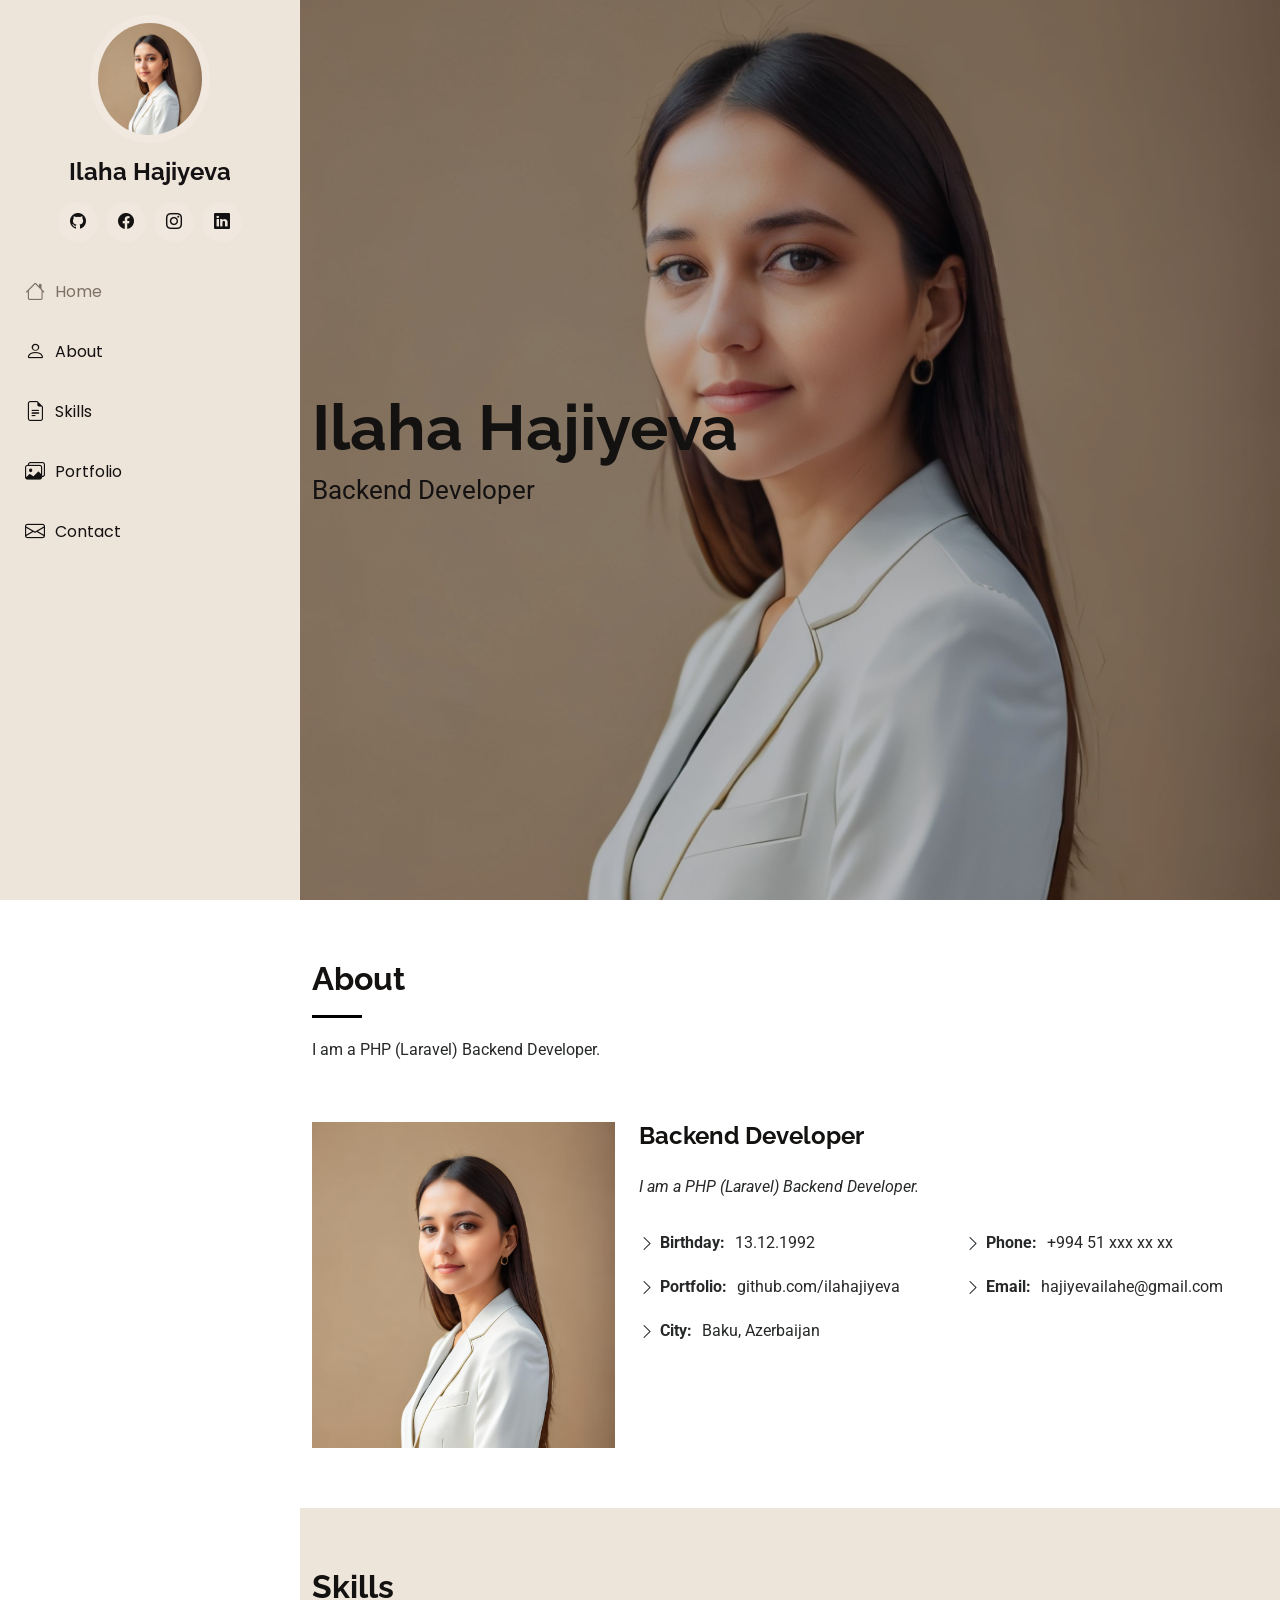
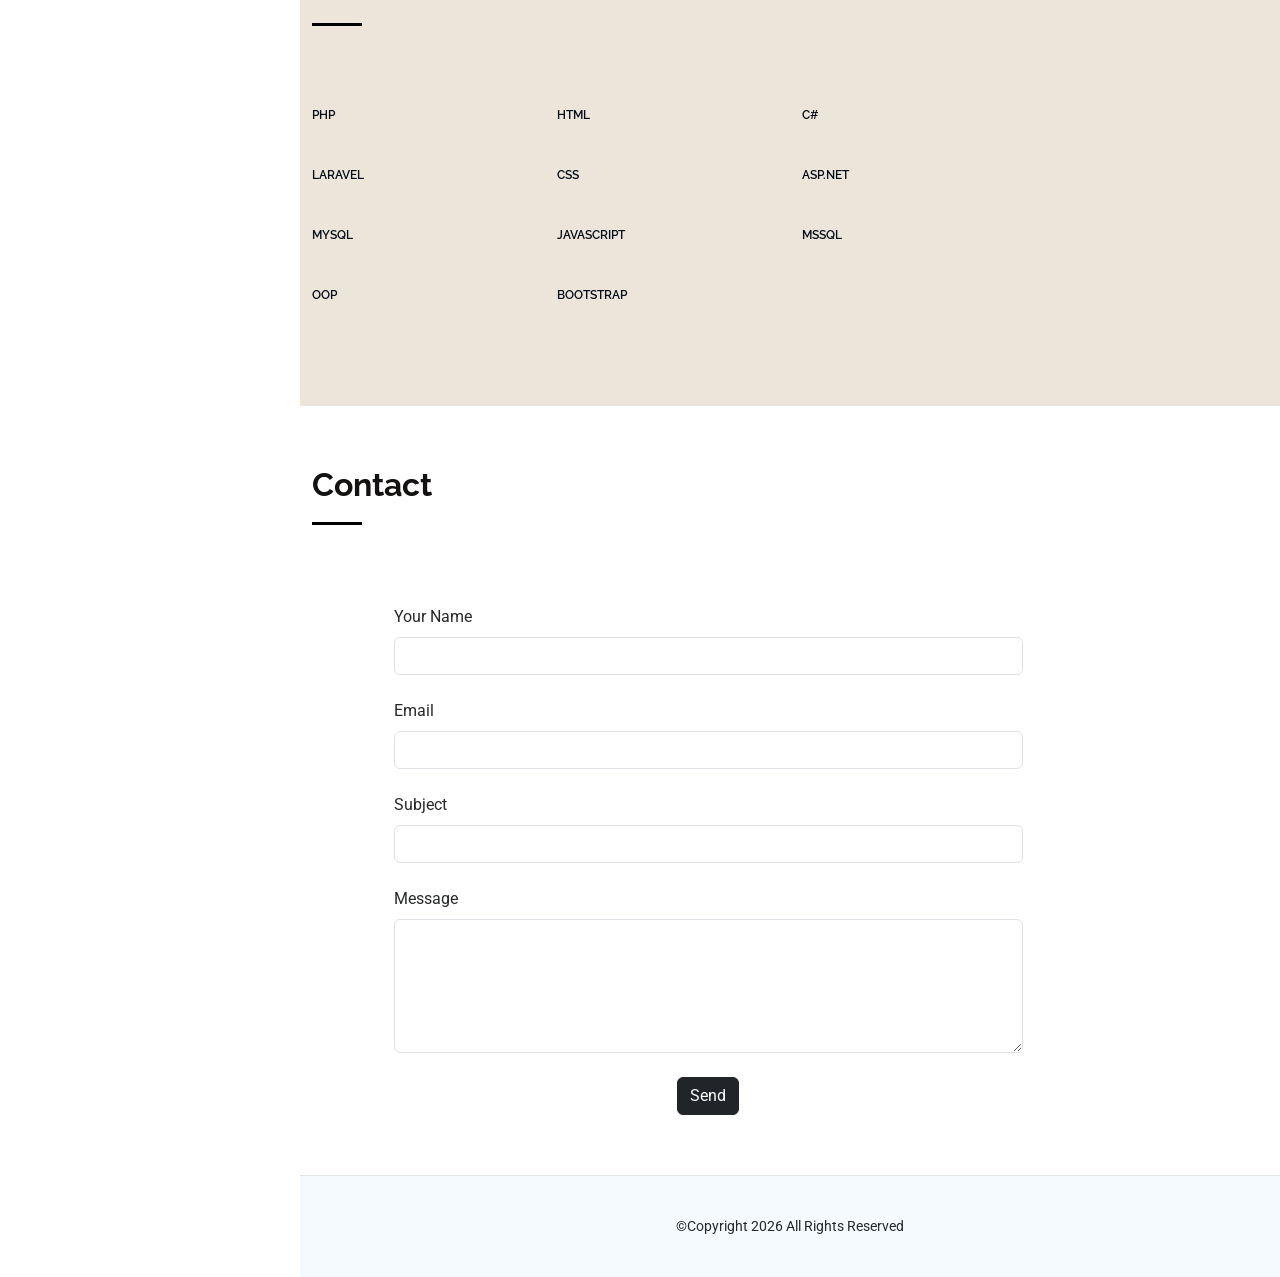
<file: index.html>
<!DOCTYPE html>
<html lang="en">

<head>
  <meta charset="utf-8">
  <meta content="width=device-width, initial-scale=1.0" name="viewport">
  <title>ilahajiyeva - portfolio</title>
  <meta content="" name="description">
  <meta content="" name="keywords">

  <!-- Favicons -->
  <link href="assets/img/logo.png" rel="icon">
  <link href="assets/img/loogo.png" rel="apple-touch-icon">

  <!-- Fonts -->
  <link href="https://fonts.googleapis.com" rel="preconnect">
  <link href="https://fonts.gstatic.com" rel="preconnect" crossorigin>
  <link href="https://fonts.googleapis.com/css2?family=Roboto:ital,wght@0,100;0,300;0,400;0,500;0,700;0,900;1,100;1,300;1,400;1,500;1,700;1,900&family=Poppins:ital,wght@0,100;0,200;0,300;0,400;0,500;0,600;0,700;0,800;0,900;1,100;1,200;1,300;1,400;1,500;1,600;1,700;1,800;1,900&family=Raleway:ital,wght@0,100;0,200;0,300;0,400;0,500;0,600;0,700;0,800;0,900;1,100;1,200;1,300;1,400;1,500;1,600;1,700;1,800;1,900&display=swap" rel="stylesheet">

  <!-- Vendor CSS Files -->
  <link href="assets/vendor/bootstrap/css/bootstrap.min.css" rel="stylesheet">
  <link href="assets/vendor/bootstrap-icons/bootstrap-icons.css" rel="stylesheet">
  <link href="assets/vendor/aos/aos.css" rel="stylesheet">
  <link href="assets/vendor/glightbox/css/glightbox.min.css" rel="stylesheet">
  <link href="assets/vendor/swiper/swiper-bundle.min.css" rel="stylesheet">

  <!-- Main CSS File -->
  <link href="assets/css/main.css" rel="stylesheet">

</head>

<body class="index-page">

  <header id="header" class="header dark-background d-flex flex-column">
    <i class="header-toggle d-xl-none bi bi-list"></i>

    <div class="profile-img">
      <img src="assets/img/ilahajiyeva.jpg" alt="" class="img-fluid rounded-circle">
    </div>

    <a href="index.html" class="logo d-flex align-items-center justify-content-center">
      <h4 class="sitename">Ilaha Hajiyeva</h4>
    </a>

    <div class="social-links text-center">
      <a href="https://github.com/ilahajiyeva?tab=repositories" target="_blank" class="twitter"><i class="bi bi-github"></i></a>
      <a href="https://facebook.com/HajiyevaIlahe" target="_blank" class="facebook"><i class="bi bi-facebook"></i></a>
      <a href="https://instagram.com/ilahajiyeva" target="_blank" class="instagram"><i class="bi bi-instagram"></i></a>
      <a href="https://linkedin.com/in/ilahajiyeva" target="_blank" class="linkedin"><i class="bi bi-linkedin"></i></a>
    </div>

    <nav id="navmenu" class="navmenu">
      <ul>
        <li><a href="#hero" class="active"><i class="bi bi-house navicon"></i>Home</a></li>
        <li><a href="#about"><i class="bi bi-person navicon"></i> About</a></li>
        <li><a href="#skills"><i class="bi bi-file-earmark-text navicon"></i> Skills</a></li>
        <li><a href="#portfolio"><i class="bi bi-images navicon"></i> Portfolio</a></li>
        <li><a href="#contact"><i class="bi bi-envelope navicon"></i> Contact</a></li>
      </ul>
    </nav>

  </header>

  <main class="main">

    <!-- Hero Section -->
    <section id="hero" class="hero section dark-background">

      <img src="assets/img/ilahajiyeva.jpg" alt="" data-aos="fade-in" class="">

      <div class="container" data-aos="fade-up" data-aos-delay="100">
        <h2>Ilaha Hajiyeva</h2>
        <p>Backend Developer</span></p>
      </div>

    </section><!-- /Hero Section -->

    <!-- About Section -->
    <section id="about" class="about section">

      <!-- Section Title -->
          <div class="container section-title" data-aos="fade-up">
          <h2>About</h2>
          <p>I am a PHP (Laravel) Backend Developer.</p>
          </div><!-- End Section Title -->
  
          <div class="container" data-aos="fade-up" data-aos-delay="100">
  
          <div class="row gy-4 justify-content-center">
              <div class="col-lg-4">
              <img src="assets/img/ilahajiyeva.jpg" class="img-fluid" alt="">
              </div>
              <div class="col-lg-8 content">
              <h2>Backend Developer</h2>
              <p class="fst-italic py-3">
                I am a PHP (Laravel) Backend Developer.
              </p>
              <div class="row">
                  <div class="col-lg-6">
                  <ul>
                      <li><i class="bi bi-chevron-right text-dark"></i> <strong>Birthday:</strong>13.12.1992</span></li>
                      <li><i class="bi bi-chevron-right text-dark"></i> <strong>Portfolio:</strong>github.com/ilahajiyeva</span></li>
                      <li><i class="bi bi-chevron-right text-dark"></i> <strong>City:</strong> <span>Baku, Azerbaijan</span></li>
                  </ul>
                  </div>
                  <div class="col-lg-6">
                  <ul>
                      <li><i class="bi bi-chevron-right text-dark"></i> <strong>Phone:</strong> <span>+994 51 xxx xx xx</span></li>
                      <li><i class="bi bi-chevron-right text-dark"></i> <strong>Email:</strong> <span>hajiyevailahe@gmail.com</span></li>
                  </ul>
                  </div>
              </div>
              </div>
          </div>
  
          </div>
  
      </section><!-- /About Section -->


    <!-- Skills Section -->
    <section id="skills" class="skills section light-background">

      <!-- Section Title -->
      <div class="container section-title" data-aos="fade-up">
      <h2>Skills</h2>
      </div><!-- End Section Title -->

      <div class="container" data-aos="fade-up" data-aos-delay="100">

      <div class="row skills-content skills-animation">

          <div class="col-lg-3">

              <div class="progress">
                  <span class="skill"><span>PHP</span></span>
              </div>
              <div class="progress">
                  <span class="skill"><span>Laravel</span></span>
              </div>
              <div class="progress">
                  <span class="skill"><span>mysql</span></span>
              </div>
              <div class="progress">
                <span class="skill"><span>OOP</span></span>
            </div>

          </div>
          <div class="col-lg-3">

              <div class="progress">
                  <span class="skill"><span>html</span></span>
              </div>
              <div class="progress">
                  <span class="skill"><span>css</span></span>
              </div>
              <div class="progress">
                  <span class="skill"><span>javascript</span></span>
              </div>

              <div class="progress">
                <span class="skill"><span>bootstrap</span></span>
            </div>

          </div>
          <div class="col-lg-3">
             
              <div class="progress">
                  <span class="skill"><span>c#</span></span>
              </div>
              <div class="progress">
                  <span class="skill"><span>asp.net</span></span>
              </div>
              <div class="progress">
                <span class="skill"><span>mssql</span></span>
            </div>

          </div>
      </div>
      </div>

  </section><!-- /Skills Section -->

      <!-- Contact Section -->
  <section id="contact" class="contact section">

    <!-- Section Title -->
    <div class="container section-title" data-aos="fade-up">
      <h2>Contact</h2>
    </div><!-- End Section Title -->

    <div class="container" data-aos="fade-up" data-aos-delay="100">

      <div class="row gy-4">

        <div class="col-lg-1"></div>
        <div class="col-lg-8">

          <form action="contact.php" method="post">
            
            <div class="row gy-4">
              <div class="col-md-12">
                <label for="name-field" class="pb-2">Your Name</label>
                <input type="text" name="name" id="name-field" class="form-control" >
              </div>

              <div class="col-md-12">
                <label for="email-field" class="pb-2">Email</label>
                <input type="email" class="form-control" name="email" id="email-field" >
              </div>

              <div class="col-md-12">
                <label for="subject-field" class="pb-2">Subject</label>
                <input type="text" class="form-control" name="subject" id="subject-field" >
              </div>

              <div class="col-md-12">
                <label for="message-field" class="pb-2">Message</label>
                <textarea class="form-control" name="message" rows="5" id="message-field" ></textarea>
              </div>
              <div class="col-md-12 text-center">
                <button type="submit" class="btn btn-dark">Send</button>
              </div>

            </div>
          </form>
        </div><!-- End Contact Form -->

    </div>

  </section><!-- /Contact Section -->

  </main>

  <footer id="footer" class="footer position-relative light-background">

    <div class="container">
      <div class="copyright text-center ">
        <p>©Copyright <span id="year"></span><span> All Rights Reserved</span></p>
      </div>
    </div>

  </footer>

  <!-- Scroll Top -->
  <a href="#" id="scroll-top" class="scroll-top d-flex align-items-center justify-content-center">
    <i class="bi bi-arrow-up-short"></i></a>

  <!-- Preloader -->
  <div id="preloader"></div>

  <!-- Vendor JS Files -->
  <script src="assets/vendor/bootstrap/js/bootstrap.bundle.min.js"></script>
  <script src="assets/vendor/php-email-form/validate.js"></script>
  <script src="assets/vendor/aos/aos.js"></script>
  <script src="assets/vendor/typed.js/typed.umd.js"></script>
  <script src="assets/vendor/purecounter/purecounter_vanilla.js"></script>
  <script src="assets/vendor/waypoints/noframework.waypoints.js"></script>
  <script src="assets/vendor/glightbox/js/glightbox.min.js"></script>
  <script src="assets/vendor/imagesloaded/imagesloaded.pkgd.min.js"></script>
  <script src="assets/vendor/isotope-layout/isotope.pkgd.min.js"></script>
  <script src="assets/vendor/swiper/swiper-bundle.min.js"></script>

  <!-- Main JS File -->
  <script src="assets/js/main.js"></script>
  <script>
    document.getElementById('year').textContent = new Date().getFullYear();
  </script>

</body>

</html>
</file>
<file: assets/css/main.css>
/* Fonts */
:root {
  --default-font: "Roboto",  system-ui, -apple-system, "Segoe UI", Roboto, "Helvetica Neue", Arial, "Noto Sans", "Liberation Sans", sans-serif, "Apple Color Emoji", "Segoe UI Emoji", "Segoe UI Symbol", "Noto Color Emoji";
  --heading-font: "Raleway",  sans-serif;
  --nav-font: "Poppins",  sans-serif;
}

/* Global Colors - The following color variables are used throughout the website. Updating them here will change the color scheme of the entire website */
:root {
  --background-color: #ffffff; /* Background color for the entire website, including individual sections */
  --default-color: #272829; /* Default color used for the majority of the text content across the entire website */
  --heading-color: #050d18; /* Color for headings, subheadings and title throughout the website */
  --accent-color: #149ddd; /* Accent color that represents your brand on the website. It's used for buttons, links, and other elements that need to stand out */
  --surface-color: #ffffff; /* The surface color is used as a background of boxed elements within sections, such as cards, icon boxes, or other elements that require a visual separation from the global background. */
  --contrast-color: #ffffff; /* Contrast color for text, ensuring readability against backgrounds of accent, heading, or default colors. */
}

/* Nav Menu Colors - The following color variables are used specifically for the navigation menu. They are separate from the global colors to allow for more customization options */
:root {
  --nav-color: rgb(19, 17, 17);  /* The default color of the main navmenu links */
  --nav-hover-color: #cfbc98; /* Applied to main navmenu links when they are hovered over or active */
  --nav-mobile-background-color: #040b14; /* Used as the background color for mobile navigation menu */
  --nav-dropdown-background-color: #040b14; /* Used as the background color for dropdown items that appear when hovering over primary navigation items */
  --nav-dropdown-color: #a8a9b4; /* Used for navigation links of the dropdown items in the navigation menu. */
  --nav-dropdown-hover-color: #ffffff; /* Similar to --nav-hover-color, this color is applied to dropdown navigation links when they are hovered over. */
}

/* Color Presets - These classes override global colors when applied to any section or element, providing reuse of the sam color scheme. */

.light-background {
  --background-color: #f4fafd;
  --surface-color: #ffffff;
}

.dark-background {
  --background-color: #040b14;
  --default-color: #ffffff;
  --heading-color: #ffffff;
  --surface-color: #151f2b;
  --contrast-color: #ffffff;
}

/* Smooth scroll */
:root {
  scroll-behavior: smooth;
}

/*--------------------------------------------------------------
# General Styling & Shared Classes
--------------------------------------------------------------*/
body {
  color: rgb(77, 74, 74);
  background-color: var(--background-color);
  font-family: var(--default-font);
}

a {
  color: var(--accent-color);
  text-decoration: none;
  transition: 0.3s;
}

a:hover {
  color: color-mix(in srgb, var(--accent-color), transparent 25%);
  text-decoration: none;
}

h1,
h2,
h3,
h4,
h5,
h6 {
  color: rgb(19, 18, 17);
  font-family: var(--heading-font);
}

/* PHP Email Form Messages
------------------------------*/
.php-email-form .error-message {
  display: none;
  background: #df1529;
  color: #ffffff;
  text-align: left;
  padding: 15px;
  margin-bottom: 24px;
  font-weight: 600;
}

.php-email-form .sent-message {
  display: none;
  color: #ffffff;
  background: #059652;
  text-align: center;
  padding: 15px;
  margin-bottom: 24px;
  font-weight: 600;
}

.php-email-form .loading {
  display: none;
  background: var(--surface-color);
  text-align: center;
  padding: 15px;
  margin-bottom: 24px;
}

.php-email-form .loading:before {
  content: "";
  display: inline-block;
  border-radius: 50%;
  width: 24px;
  height: 24px;
  margin: 0 10px -6px 0;
  border: 3px solid var(--accent-color);
  border-top-color: var(--surface-color);
  animation: php-email-form-loading 1s linear infinite;
}

@keyframes php-email-form-loading {
  0% {
    transform: rotate(0deg);
  }

  100% {
    transform: rotate(360deg);
  }
}

/*--------------------------------------------------------------
# Global Header
--------------------------------------------------------------*/
.header {
  color: var(--default-color);
  background-color: rgb(238, 229, 218);
  position: fixed;
  top: 0;
  left: 0;
  bottom: 0;
  padding: 0 15px;
  width: 300px;
  transition: all ease-in-out 0.3s;
  overflow-y: auto;
  z-index: 997;
  border-right: 1px solid color-mix(in srgb, var(--default-color), transparent 90%);
}

.header .profile-img img {
  margin: 15px auto;
  display: block;
  width: 120px;
  border: 8px solid color-mix(in srgb, var(--default-color), transparent 85%);
}

.header .logo {
  line-height: 1;
  margin-bottom: 15px;
}

.header .logo img {
  max-height: 32px;
  margin-right: 8px;
}

.header .logo h4 {
  font-size: 24px;
  margin: 0;
  font-weight: 700;
  color: rgb(19, 17, 17);
}

.header .social-links {
  margin: 0 0 20px 0;
}

.header .social-links a {
  font-size: 16px;
  display: inline-flex;
  align-items: center;
  justify-content: center;
  background: color-mix(in srgb, var(--default-color), transparent 90%);
  color: rgb(19, 17, 17);
  margin: 0 2px;
  border-radius: 50%;
  text-align: center;
  width: 40px;
  height: 40px;
  transition: 0.3s;
}

.header .social-links a:hover {
  color: var(--contrast-color);
  background: rgb(41, 39, 39);
}

@media (min-width: 1200px) {

  .header~main,
  .header~#footer {
    margin-left: 300px;
  }
}

@media (max-width: 1199px) {
  .header {
    left: -100%;
  }
}

.header.header-show {
  left: 0;
}

.header .header-toggle {
  color: var(--contrast-color);
  background-color: black;
  font-size: 22px;
  display: flex;
  align-items: center;
  justify-content: center;
  width: 40px;
  height: 40px;
  border-radius: 50%;
  cursor: pointer;
  position: fixed;
  top: 15px;
  right: 15px;
  z-index: 9999;
  transition: background-color 0.3s;
}

.header .header-toggle:hover {
  color: var(--contrast-color);
  background-color: rgb(161, 143, 92);
}

/*--------------------------------------------------------------
# Navigation Menu
--------------------------------------------------------------*/
.mobile-nav-toggle {
  display: none;
}

.navmenu {
  padding: 0;
  z-index: 9997;
}

.navmenu ul {
  list-style: none;
  padding: 0 0 20px 0;
  margin: 0;
}

.navmenu a,
.navmenu a:focus {
  color: rgb(19, 17, 17);
  padding: 15px 10px;
  font-family: var(--nav-font);
  font-size: 16px;
  font-weight: 400;
  display: flex;
  align-items: center;
  white-space: nowrap;
  transition: 0.3s;
  width: 100%;
}

.navmenu a .navicon,
.navmenu a:focus .navicon {
  font-size: 20px;
  margin-right: 10px;
}

.navmenu a .toggle-dropdown,
.navmenu a:focus .toggle-dropdown {
  font-size: 12px;
  line-height: 0;
  margin-left: auto;
  width: 30px;
  height: 30px;
  display: flex;
  align-items: center;
  justify-content: center;
  border-radius: 50%;
  transition: 0.3s;
  flex-shrink: 0;
  background-color: color-mix(in srgb, var(--accent-color), transparent 90%);
}

.navmenu a .toggle-dropdown:hover,
.navmenu a:focus .toggle-dropdown:hover {
  background-color: var(--accent-color);
  color: var(--contrast-color);
}

.navmenu a:hover,
.navmenu .active,
.navmenu .active:focus {
  color: rgb(126, 113, 101);
}

.navmenu a:hover .navicon,
.navmenu .active .navicon,
.navmenu .active:focus .navicon {
  color: rgb(126, 113, 101);
}

.navmenu .active .toggle-dropdown,
.navmenu .active:focus .toggle-dropdown {
  background-color: var(--accent-color);
  color: var(--contrast-color);
  transform: rotate(180deg);
}

.navmenu .dropdown {
  display: block;
}

.navmenu .dropdown a,
.navmenu .dropdown a:focus {
  color: --nav-dropdown-color;
}

.navmenu .dropdown a:hover,
.navmenu .dropdown .active,
.navmenu .dropdown .active:focus {
  color: var(--nav-dropdown-hover-color);
}

.navmenu .dropdown ul {
  position: static;
  display: none;
  z-index: 99;
  padding: 5px 10px;
  margin: 5px 10px;
  background-color: var(--nav-dropdown-background-color);
  border: 1px solid color-mix(in srgb, var(--default-color), transparent 90%);
  box-shadow: none;
  transition: all 0.5s ease-in-out;
}

.navmenu .dropdown ul ul {
  background-color: rgba(33, 37, 41, 0.1);
}

.navmenu .dropdown>.dropdown-active {
  display: block;
  background-color: rgba(33, 37, 41, 0.03);
}

/*--------------------------------------------------------------
# Global Footer
--------------------------------------------------------------*/
.footer {
  color: var(--default-color);
  background-color: var(--background-color);
  font-size: 14px;
  padding: 40px 0;
  position: relative;
  border-top: 1px solid color-mix(in srgb, var(--default-color), transparent 90%);
}

.footer .copyright p {
  margin-bottom: 0;
}

.footer .credits {
  margin-top: 4px;
  font-size: 13px;
  text-align: center;
}

/*--------------------------------------------------------------
# Preloader
--------------------------------------------------------------*/
#preloader {
  position: fixed;
  inset: 0;
  z-index: 999999;
  overflow: hidden;
  background: var(--background-color);
  transition: all 0.6s ease-out;
}

#preloader:before {
  content: "";
  position: fixed;
  top: calc(50% - 30px);
  left: calc(50% - 30px);
  border: 6px solid #ffffff;
  border-color: var(--accent-color) transparent var(--accent-color) transparent;
  border-radius: 50%;
  width: 60px;
  height: 60px;
  animation: animate-preloader 1.5s linear infinite;
}

@keyframes animate-preloader {
  0% {
    transform: rotate(0deg);
  }

  100% {
    transform: rotate(360deg);
  }
}

/*--------------------------------------------------------------
# Scroll Top Button
--------------------------------------------------------------*/
.scroll-top {
  position: fixed;
  visibility: hidden;
  opacity: 0;
  right: 15px;
  bottom: -15px;
  z-index: 99999;
  background-color: black;
  width: 44px;
  height: 44px;
  border-radius: 50px;
  transition: all 0.4s;
}

.scroll-top i {
  font-size: 24px;
  color: var(--contrast-color);
  line-height: 0;
}

.scroll-top:hover {
  background-color: rgb(161, 143, 92);
  color: var(--contrast-color);
}


.scroll-top.active {
  visibility: visible;
  opacity: 1;
  bottom: 15px;
}

/*--------------------------------------------------------------
# Disable aos animation delay on mobile devices
--------------------------------------------------------------*/
@media screen and (max-width: 768px) {
  [data-aos-delay] {
    transition-delay: 0 !important;
  }
}

/*--------------------------------------------------------------
# Global Page Titles & Breadcrumbs
--------------------------------------------------------------*/
.page-title {
  color: var(--default-color);
  background-color: var(--background-color);
  padding: 25px 0;
  position: relative;
}

.page-title h1 {
  font-size: 24px;
  font-weight: 700;
}

.page-title .breadcrumbs ol {
  display: flex;
  flex-wrap: wrap;
  list-style: none;
  padding: 0;
  margin: 0;
  font-size: 14px;
  font-weight: 400;
}

.page-title .breadcrumbs ol li+li {
  padding-left: 10px;
}

.page-title .breadcrumbs ol li+li::before {
  content: "/";
  display: inline-block;
  padding-right: 10px;
  color: color-mix(in srgb, var(--default-color), transparent 70%);
}

/*--------------------------------------------------------------
# Global Sections
--------------------------------------------------------------*/
section,
.section {
  color: var(--default-color);
  background-color: var(--background-color);
  padding: 60px 0;
  overflow: clip;
}

/*--------------------------------------------------------------
# Global Section Titles
--------------------------------------------------------------*/
.section-title {
  padding-bottom: 60px;
  position: relative;
}

.section-title h2 {
  font-size: 32px;
  font-weight: 700;
  margin-bottom: 20px;
  padding-bottom: 20px;
  position: relative;
}

.section-title h2:after {
  content: "";
  position: absolute;
  display: block;
  width: 50px;
  height: 3px;
  background: black;
  left: 0;
  bottom: 0;
}

.section-title p {
  margin-bottom: 0;
}

/*--------------------------------------------------------------
# Hero Section
--------------------------------------------------------------*/
.hero {
  width: 100%;
  min-height: 100vh;
  position: relative;
  padding: 80px 0;
  display: flex;
  align-items: center;
  justify-content: center;
}

.hero img {
  position: absolute;
  inset: 0;
  display: block;
  width: 100%;
  height: 100%;
  object-fit: cover;
  z-index: 1;
}

.hero:before {
  content: "";
  background: color-mix(in srgb, var(--background-color), transparent 70%);
  position: absolute;
  inset: 0;
  z-index: 2;
}

.hero .container {
  position: relative;
  z-index: 3;
}

.hero h2 {
  margin: 0;
  font-size: 64px;
  font-weight: 700;
}

.hero p {
  margin: 5px 0 0 0;
  font-size: 26px;
  color: rgb(19, 17, 17);
}

.hero p span {
  letter-spacing: 1px;
  border-bottom: 2px solid var(--accent-color);
}

.hero .social-links {
  margin-top: 25px;
}

.hero .social-links a {
  font-size: 24px;
  display: inline-block;
  color: color-mix(in srgb, var(--default-color), transparent 50%);
  line-height: 1;
  margin-right: 20px;
  transition: 0.3s;
}

.hero .social-links a:hover {
  color: var(--accent-color);
}

@media (max-width: 768px) {
  .hero h2 {
    font-size: 32px;
  }

  .hero p {
    font-size: 20px;
  }
}

/*--------------------------------------------------------------
# About Section
--------------------------------------------------------------*/
.about .content h2 {
  font-weight: 700;
  font-size: 24px;
}

.about .content ul {
  list-style: none;
  padding: 0;
}

.about .content ul li {
  margin-bottom: 20px;
  display: flex;
  align-items: center;
}

.about .content ul strong {
  margin-right: 10px;
}

.about .content ul i {
  font-size: 16px;
  margin-right: 5px;
  color: var(--accent-color);
  line-height: 0;
}

/*--------------------------------------------------------------
# Stats Section
--------------------------------------------------------------*/
.stats .stats-item {
  padding: 30px;
  width: 100%;
}

.stats .stats-item i {
  color: var(--accent-color);
  display: block;
  font-size: 44px;
  float: left;
  line-height: 0;
}

.stats .stats-item .purecounter {
  color: var(--heading-color);
  font-size: 48px;
  line-height: 40px;
  display: block;
  font-weight: 700;
  margin-left: 60px;
}

.stats .stats-item p {
  color: color-mix(in srgb, var(--default-color), transparent 40%);
  padding: 15px 0 0 0;
  margin: 0 0 0 60px;
  font-family: var(--heading-font);
  font-size: 14px;
}

/*--------------------------------------------------------------
# Skills Section
--------------------------------------------------------------*/
.skills {
    background-color: rgb(238, 229, 218);
}
.skills .progress {
  height: 60px;
  display: block;
  background: none;
  border-radius: 0;
}

.skills .progress .skill {
  color: var(--heading-color);
  padding: 0;
  margin: 0 0 6px 0;
  text-transform: uppercase;
  display: block;
  font-weight: 600;
  font-family: var(--heading-font);
}

.skills .progress .skill .val {
  float: right;
  font-style: normal;
}

.skills .progress-bar-wrap {
  background: color-mix(in srgb, var(--default-color), transparent 90%);
  height: 10px;
}

.skills .progress-bar {
  width: 1px;
  height: 10px;
  transition: 0.9s;
  background-color: var(--accent-color);
}

/*--------------------------------------------------------------
# Resume Section
--------------------------------------------------------------*/
.resume .resume-title {
  color: var(--heading-color);
  font-size: 26px;
  font-weight: 700;
  margin-top: 20px;
  margin-bottom: 20px;
}

.resume .resume-item {
  padding: 0 0 20px 20px;
  margin-top: -2px;
  border-left: 2px solid var(--accent-color);
  position: relative;
}

.resume .resume-item h4 {
  line-height: 18px;
  font-size: 18px;
  font-weight: 600;
  text-transform: uppercase;
  color: color-mix(in srgb, var(--default-color), transparent 20%);
  margin-bottom: 10px;
}

.resume .resume-item h5 {
  font-size: 16px;
  padding: 5px 15px;
  display: inline-block;
  font-weight: 600;
  margin-bottom: 10px;
}

.resume .resume-item ul {
  padding-left: 20px;
}

.resume .resume-item ul li {
  padding-bottom: 10px;
}

.resume .resume-item:last-child {
  padding-bottom: 0;
}

.resume .resume-item::before {
  content: "";
  position: absolute;
  width: 16px;
  height: 16px;
  border-radius: 50px;
  left: -9px;
  top: 0;
  background: var(--background-color);
  border: 2px solid var(--accent-color);
}

/*--------------------------------------------------------------
# Portfolio Section
--------------------------------------------------------------*/
.portfolio .portfolio-filters {
  padding: 0;
  margin: 0 auto 20px auto;
  list-style: none;
  text-align: center;
}

.portfolio .portfolio-filters li {
  cursor: pointer;
  display: inline-block;
  padding: 0;
  font-size: 14px;
  font-weight: 400;
  margin: 0 10px;
  line-height: 1;
  text-transform: uppercase;
  margin-bottom: 10px;
  transition: all 0.3s ease-in-out;
}

.portfolio .portfolio-filters li:hover,
.portfolio .portfolio-filters li.filter-active {
  color: var(--accent-color);
}

.portfolio .portfolio-filters li:first-child {
  margin-left: 0;
}

.portfolio .portfolio-filters li:last-child {
  margin-right: 0;
}

@media (max-width: 575px) {
  .portfolio .portfolio-filters li {
    font-size: 14px;
    margin: 0 5px;
  }
}

.portfolio .portfolio-content {
  position: relative;
  overflow: hidden;
}

.portfolio .portfolio-content img {
  transition: 0.3s;
}

.portfolio .portfolio-content .portfolio-info {
  opacity: 0;
  position: absolute;
  inset: 0;
  z-index: 3;
  transition: all ease-in-out 0.3s;
  background: rgba(0, 0, 0, 0.6);
  padding: 15px;
}

.portfolio .portfolio-content .portfolio-info h4 {
  font-size: 14px;
  padding: 5px 10px;
  font-weight: 400;
  color: #ffffff;
  display: inline-block;
  background-color: var(--accent-color);
}

.portfolio .portfolio-content .portfolio-info p {
  position: absolute;
  bottom: 10px;
  text-align: center;
  display: inline-block;
  left: 0;
  right: 0;
  font-size: 16px;
  font-weight: 600;
  color: rgba(255, 255, 255, 0.8);
}

.portfolio .portfolio-content .portfolio-info .preview-link,
.portfolio .portfolio-content .portfolio-info .details-link {
  position: absolute;
  left: calc(50% - 40px);
  font-size: 26px;
  top: calc(50% - 14px);
  color: #fff;
  transition: 0.3s;
  line-height: 1.2;
}

.portfolio .portfolio-content .portfolio-info .preview-link:hover,
.portfolio .portfolio-content .portfolio-info .details-link:hover {
  color: var(--accent-color);
}

.portfolio .portfolio-content .portfolio-info .details-link {
  left: 50%;
  font-size: 34px;
  line-height: 0;
}

.portfolio .portfolio-content:hover .portfolio-info {
  opacity: 1;
}

.portfolio .portfolio-content:hover img {
  transform: scale(1.1);
}

/*--------------------------------------------------------------
# Services Section
--------------------------------------------------------------*/
.services .service-item {
  position: relative;
}

.services .service-item .icon {
  background: var(--accent-color);
  display: flex;
  align-items: center;
  justify-content: center;
  width: 54px;
  height: 54px;
  border-radius: 50%;
  transition: 0.5s;
  border: 1px solid var(--accent-color);
  margin-right: 20px;
}

.services .service-item .icon i {
  color: var(--contrast-color);
  font-size: 24px;
  line-height: 0;
}

.services .service-item:hover .icon {
  background: var(--surface-color);
}

.services .service-item:hover .icon i {
  color: var(--accent-color);
}

.services .service-item .title {
  font-weight: 700;
  margin-bottom: 15px;
  font-size: 18px;
}

.services .service-item .title a {
  color: var(--heading-color);
}

.services .service-item .title a:hover {
  color: var(--accent-color);
}

.services .service-item .description {
  line-height: 24px;
  font-size: 14px;
}

/*--------------------------------------------------------------
# Testimonials Section
--------------------------------------------------------------*/
.testimonials .testimonials-carousel,
.testimonials .testimonials-slider {
  overflow: hidden;
}

.testimonials .testimonial-item {
  box-sizing: content-box;
  text-align: center;
  min-height: 320px;
}

.testimonials .testimonial-item .testimonial-img {
  width: 90px;
  border-radius: 50%;
  margin: 0 auto;
}

.testimonials .testimonial-item h3 {
  font-size: 18px;
  font-weight: bold;
  margin: 10px 0 5px 0;
}

.testimonials .testimonial-item h4 {
  font-size: 14px;
  color: color-mix(in srgb, var(--default-color), transparent 20%);
  margin: 0;
}

.testimonials .testimonial-item .quote-icon-left,
.testimonials .testimonial-item .quote-icon-right {
  color: color-mix(in srgb, var(--accent-color), transparent 40%);
  font-size: 26px;
  line-height: 0;
}

.testimonials .testimonial-item .quote-icon-left {
  display: inline-block;
  left: -5px;
  position: relative;
}

.testimonials .testimonial-item .quote-icon-right {
  display: inline-block;
  right: -5px;
  position: relative;
  top: 10px;
  transform: scale(-1, -1);
}

.testimonials .testimonial-item p {
  font-style: italic;
  margin: 0 15px 15px 15px;
  padding: 20px;
  background-color: var(--surface-color);
  position: relative;
  margin-bottom: 35px;
  border-radius: 6px;
  box-shadow: 0px 2px 15px rgba(0, 0, 0, 0.1);
}

.testimonials .testimonial-item p::after {
  content: "";
  width: 0;
  height: 0;
  border-top: 20px solid var(--surface-color);
  border-right: 20px solid transparent;
  border-left: 20px solid transparent;
  position: absolute;
  bottom: -20px;
  left: calc(50% - 20px);
}

.testimonials .swiper-wrapper {
  height: auto;
}

.testimonials .swiper-pagination {
  margin-top: 40px;
  position: relative;
}

.testimonials .swiper-pagination .swiper-pagination-bullet {
  width: 12px;
  height: 12px;
  background-color: var(--background-color);
  opacity: 1;
  border: 1px solid var(--accent-color);
}

.testimonials .swiper-pagination .swiper-pagination-bullet-active {
  background-color: var(--accent-color);
}

/*--------------------------------------------------------------
# Contact Section
--------------------------------------------------------------*/
.contact .info-wrap {
  background-color: var(--surface-color);
  box-shadow: 0px 0px 20px rgba(0, 0, 0, 0.1);
  padding: 30px;
}

@media (max-width: 575px) {
  .contact .info-wrap {
    padding: 20px;
  }
}

.contact .info-item {
  margin-bottom: 40px;
}

.contact .info-item i {
  font-size: 20px;
  color: var(--accent-color);
  background: color-mix(in srgb, var(--accent-color), transparent 92%);
  width: 44px;
  height: 44px;
  display: flex;
  justify-content: center;
  align-items: center;
  border-radius: 50px;
  transition: all 0.3s ease-in-out;
  margin-right: 15px;
}

.contact .info-item h3 {
  padding: 0;
  font-size: 18px;
  font-weight: 700;
  margin-bottom: 5px;
}

.contact .info-item p {
  padding: 0;
  margin-bottom: 0;
  font-size: 14px;
}

.contact .info-item:hover i {
  background: var(--accent-color);
  color: var(--contrast-color);
}

.contact .php-email-form {
  background-color: var(--surface-color);
  height: 100%;
  padding: 30px;
  box-shadow: 0px 0px 20px rgba(0, 0, 0, 0.1);
}

@media (max-width: 575px) {
  .contact .php-email-form {
    padding: 20px;
  }
}

.contact .php-email-form input[type=text],
.contact .php-email-form input[type=email],
.contact .php-email-form textarea {
  font-size: 14px;
  padding: 10px 15px;
  box-shadow: none;
  border-radius: 0;
  color: var(--default-color);
  background-color: var(--surface-color);
  border-color: color-mix(in srgb, var(--default-color), transparent 80%);
}

.contact .php-email-form input[type=text]:focus,
.contact .php-email-form input[type=email]:focus,
.contact .php-email-form textarea:focus {
  border-color: var(--accent-color);
}

.contact .php-email-form input[type=text]::placeholder,
.contact .php-email-form input[type=email]::placeholder,
.contact .php-email-form textarea::placeholder {
  color: color-mix(in srgb, var(--default-color), transparent 70%);
}

.contact .php-email-form button[type=submit] {
  color: var(--contrast-color);
  background: var(--accent-color);
  border: 0;
  padding: 10px 30px;
  transition: 0.4s;
  border-radius: 50px;
}

.contact .php-email-form button[type=submit]:hover {
  background: color-mix(in srgb, var(--accent-color), transparent 25%);
}

/*--------------------------------------------------------------
# Portfolio Details Section
--------------------------------------------------------------*/
.portfolio-details .portfolio-details-slider img {
  width: 100%;
}

.portfolio-details .portfolio-details-slider .swiper-pagination {
  margin-top: 20px;
  position: relative;
}

.portfolio-details .portfolio-details-slider .swiper-pagination .swiper-pagination-bullet {
  width: 12px;
  height: 12px;
  background-color: color-mix(in srgb, var(--default-color), transparent 85%);
  opacity: 1;
}

.portfolio-details .portfolio-details-slider .swiper-pagination .swiper-pagination-bullet-active {
  background-color: var(--accent-color);
}

.portfolio-details .portfolio-info {
  padding: 30px;
  box-shadow: 0px 0 30px rgba(0, 0, 0, 0.1);
}

.portfolio-details .portfolio-info h3 {
  font-size: 22px;
  font-weight: 700;
  margin-bottom: 20px;
  padding-bottom: 20px;
  border-bottom: 1px solid color-mix(in srgb, var(--default-color), transparent 85%);
}

.portfolio-details .portfolio-info ul {
  list-style: none;
  padding: 0;
  font-size: 15px;
}

.portfolio-details .portfolio-info ul li+li {
  margin-top: 10px;
}

.portfolio-details .portfolio-description {
  padding-top: 30px;
}

.portfolio-details .portfolio-description h2 {
  font-size: 26px;
  font-weight: 700;
  margin-bottom: 20px;
}

.portfolio-details .portfolio-description p {
  padding: 0;
  color: color-mix(in srgb, var(--default-color), transparent 30%);
}

/*--------------------------------------------------------------
# Service Details Section
--------------------------------------------------------------*/
.service-details .services-list {
  padding: 10px 30px;
  border: 1px solid color-mix(in srgb, var(--default-color), transparent 90%);
  margin-bottom: 20px;
}

.service-details .services-list a {
  display: block;
  line-height: 1;
  padding: 8px 0 8px 15px;
  border-left: 3px solid color-mix(in srgb, var(--default-color), transparent 70%);
  margin: 20px 0;
  color: color-mix(in srgb, var(--default-color), transparent 20%);
  transition: 0.3s;
}

.service-details .services-list a.active {
  color: var(--heading-color);
  font-weight: 700;
  border-color: var(--accent-color);
}

.service-details .services-list a:hover {
  border-color: var(--accent-color);
}

.service-details .services-img {
  margin-bottom: 20px;
}

.service-details h3 {
  font-size: 26px;
  font-weight: 700;
}

.service-details h4 {
  font-size: 20px;
  font-weight: 700;
}

.service-details p {
  font-size: 15px;
}

.service-details ul {
  list-style: none;
  padding: 0;
  font-size: 15px;
}

.service-details ul li {
  padding: 5px 0;
  display: flex;
  align-items: center;
}

.service-details ul i {
  font-size: 20px;
  margin-right: 8px;
  color: var(--accent-color);
}

/*--------------------------------------------------------------
# Starter Section Section
--------------------------------------------------------------*/
.starter-section {
  /* Add your styles here */
}
</file>
